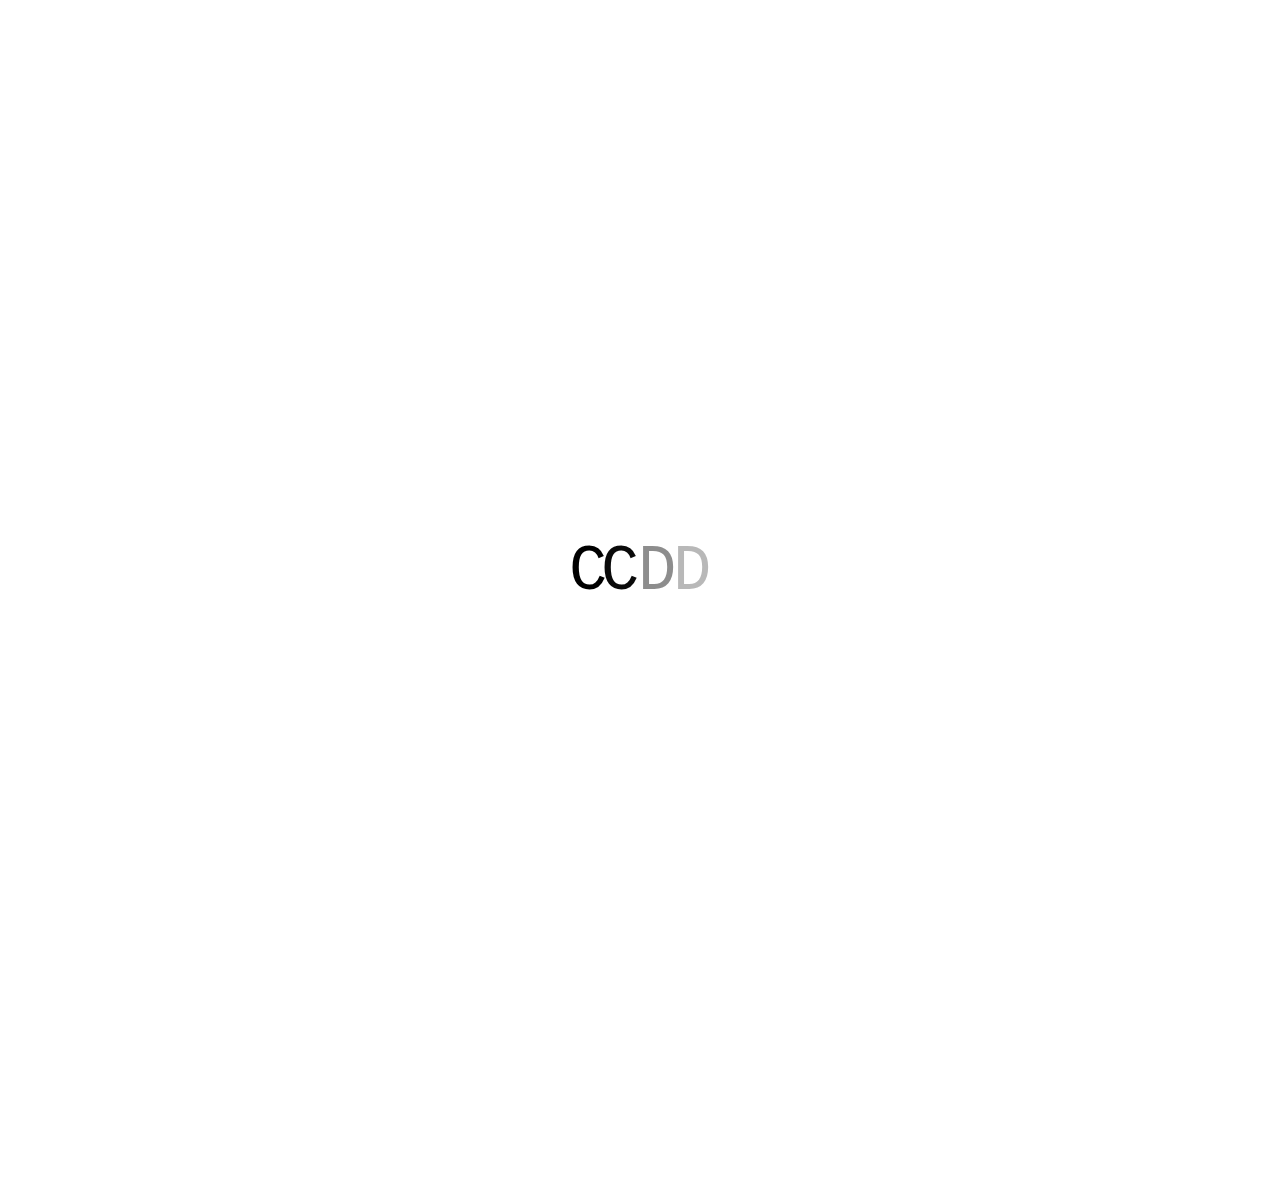
<file: demos/ccdd/default/index.html>
<!DOCTYPE html>
<html>
  <head>
	<meta http-equiv="Content-Type" content="text/html; charset=utf-8" />
	<meta http-equiv="X-UA-Compatible" content="chrome=1,IE=edge" />
	<title>Default</title>
	<style>
		html {
			height:100%;
		}
		body {
			background-color:#FFF;
			margin:0;
			height:100%;
		}
	</style>
	<!-- copy these lines to your document head: -->

	<meta name="viewport" content="user-scalable=yes, initial-scale=1.0, width=320" />

	<!-- end copy -->
  </head>
  <body>
	<!-- copy these lines to your document: -->

	<div id="default_hype_container" class="HYPE_document" style="margin:auto;position:relative;width:320px;height:568px;overflow:hidden;">
	</div>

	<!-- end copy -->
	<script type="text/javascript" charset="utf-8">
		//	HYPE.documents["Default"]

(function(){(function m(){function k(a,b,c,d){var e=!1;null==window[a]&&(null==window[b]?(window[b]=[],window[b].push(m),a=document.getElementsByTagName("head")[0],b=document.createElement("script"),e=l,false==!0&&(e=""),b.type="text/javascript",""!=d&&(b.integrity=d,b.setAttribute("crossorigin","anonymous")),b.src=e+"/"+c,a.appendChild(b)):window[b].push(m),e=!0);return e}var l="Default.hyperesources",f="Default",g="default_hype_container";if(false==
!1)try{for(var c=document.getElementsByTagName("script"),a=0;a<c.length;a++){var d=c[a].src,b=null!=d?d.indexOf("/default_hype_generated_script.js"):-1;if(-1!=b){l=d.substr(0,b);break}}}catch(p){}c=null==navigator.userAgentData&&navigator.userAgent.match(/MSIE (\d+\.\d+)/);c=parseFloat(c&&c[1])||null;d=!0==(null!=window.HYPE_762F||null!=window.HYPE_dtl_762F)||false==!0||null!=c&&10>c;a=!0==d?"HYPE-762.full.min.js":"HYPE-762.thin.min.js";c=!0==d?"F":"T";
d=d?"":"";if(false==!1&&(a=k("HYPE_762"+c,"HYPE_dtl_762"+c,a,d),false==!0&&(a=a||k("HYPE_w_762","HYPE_wdtl_762","HYPE-762.waypoints.min.js","")),false==!0&&(a=a||k("Matter","HYPE_pdtl_762","HYPE-762.physics.min.js","")),a))return;d=window.HYPE.documents;if(null!=d[f]){b=1;a=f;do f=""+a+"-"+b++;while(null!=d[f]);for(var e=
document.getElementsByTagName("div"),b=!1,a=0;a<e.length;a++)if(e[a].id==g&&null==e[a].getAttribute("HYP_dn")){var b=1,h=g;do g=""+h+"-"+b++;while(null!=document.getElementById(g));e[a].id=g;b=!0;break}if(!1==b)return}b=[];b=[];e={};h={};for(a=0;a<b.length;a++)try{h[b[a].identifier]=b[a].name,e[b[a].name]=eval("(function(){return "+b[a].source+"})();")}catch(n){window.console&&window.console.log(n),e[b[a].name]=function(){}}c=new window["HYPE_762"+c](f,g,{"3":{p:1,n:"briefcase-blank-sharp-regular.svg",g:"53",t:"image/svg+xml"},"1":{p:1,n:"bell-concierge-sharp-regular.svg",g:"47",t:"image/svg+xml"},"-2":{n:"blank.gif"},"-1":{n:"PIE.htc"},"2":{p:1,n:"message-middle-sharp-regular.svg",g:"49",t:"image/svg+xml"},"0":{p:1,n:"CCDD%20LOGO%20SHAPE.svg",g:"38",t:"image/svg+xml"}},
l,[],e,[{n:"MAIN",o:"24",X:[0,1,2,3]}],[{o:"31",p:"600px",cA:false,Y:320,Z:568,L:[],c:"#FFF",bY:1,d:320,U:{},T:{kTimelineDefaultIdentifier:{q:false,z:10,i:"kTimelineDefaultIdentifier",n:"Main Timeline",a:[{f:"c",y:0,z:0.15,i:"e",e:1,s:0,o:"122"},{f:"c",y:0,z:0.25,i:"e",e:1,s:0,o:"126"},{f:"c",y:0,z:1.16,i:"e",e:1,s:0,o:"130"},{f:"c",y:0,z:1.29,i:"e",e:1,s:0,o:"121"},{f:"c",y:0,z:2,i:"b",e:303,s:297,o:"123"},{f:"c",y:0,z:2,i:"a",e:67,s:-204,o:"123"},{y:0.15,i:"e",s:1,z:0,o:"122",f:"c"},{y:0.25,i:"e",s:1,z:0,o:"126",f:"c"},{f:"c",y:1,z:1,i:"e",e:1,s:0,o:"132"},{f:"c",y:1.14,z:0.16,i:"e",e:1,s:0,o:"123"},{y:1.16,i:"e",s:1,z:0,o:"130",f:"c"},{y:1.29,i:"e",s:1,z:0,o:"121",f:"c"},{f:"c",y:2,z:0.15,i:"e",e:1,s:0,o:"125"},{y:2,i:"b",s:303,z:0,o:"123",f:"c"},{y:2,i:"a",s:67,z:0,o:"123",f:"c"},{y:2,i:"e",s:1,z:0,o:"123",f:"c"},{y:2,i:"e",s:1,z:0,o:"132",f:"c"},{f:"c",y:2.15,z:0.15,i:"e",e:1,s:0,o:"128"},{y:2.15,i:"e",s:1,z:0,o:"125",f:"c"},{f:"c",y:3,z:0.15,i:"e",e:1,s:0,o:"127"},{y:3,i:"e",s:1,z:0,o:"128",f:"c"},{f:"c",y:3.15,z:0.15,i:"e",e:1,s:0,o:"131"},{y:3.15,i:"e",s:1,z:0,o:"127",f:"c"},{f:"c",y:4,z:0.15,i:"e",e:1,s:0,o:"124"},{y:4,i:"e",s:1,z:0,o:"131",f:"c"},{f:"c",y:4.15,z:0.15,i:"e",e:1,s:0,o:"129"},{y:4.15,i:"e",s:1,z:0,o:"124",f:"c"},{y:5,i:"e",s:1,z:0,o:"129",f:"c"},{f:"c",p:2,y:10,z:0,i:"ActionHandler",s:{a:[{b:"kTimelineDefaultIdentifier",p:8,z:false,symbolOid:"25",J:false}]},o:"kTimelineDefaultIdentifier"}],f:30,b:[]}},bZ:180,O:["132","122","126","130","121","123","127","125","128","129","131","124"],n:"iPhone","_":0,v:{"128":{h:"53",p:"no-repeat",x:"visible",a:146,dB:"img",q:"100% 100%",j:"absolute",r:"inline",z:8,b:446,aA:{a:[{p:5,j:"https://portfolio.chrisconnelly.dev",k:true}]},d:28,k:"div",c:28,e:0,aP:"pointer"},"123":{aV:8,w:"chrisConnellyDotDev",a:-204,x:"visible",Z:"break-word",y:"preserve",j:"absolute",r:"inline",b:297,yy:"nowrap",s:"Courier,'Courier New',Monospace",z:5,aS:8,t:16,e:0,aT:8,aU:8,G:"#000",k:"div"},"126":{aV:8,w:"C<br>",a:112,x:"visible",Z:"break-word",y:"preserve",j:"absolute",r:"inline",b:231,yy:"nowrap",s:"Courier,'Courier New',Monospace",z:2,aS:8,t:64,e:0,aT:8,aU:8,G:"#000",k:"div"},"121":{aV:8,w:"D<br>",a:183,x:"visible",Z:"break-word",y:"preserve",j:"absolute",r:"inline",b:231,yy:"nowrap",s:"Courier,'Courier New',Monospace",z:4,aS:8,t:64,e:0,aT:8,aU:8,G:"#000",k:"div"},"132":{h:"38",p:"no-repeat",x:"visible",a:74,dB:"img",q:"100% 100%",j:"absolute",r:"inline",z:6,b:32,k:"div",d:164,c:172,e:0},"129":{aV:8,w:"CONTACT",a:231,x:"visible",Z:"break-word",y:"preserve",j:"absolute",r:"inline",b:474,yy:"nowrap",s:"Helvetica,Arial,Sans-Serif",z:12,aS:8,t:11,e:0,aT:8,aU:8,G:"#000",k:"div"},"124":{aV:8,w:"PORTFOLIO",a:120,x:"visible",Z:"break-word",y:"preserve",j:"absolute",r:"inline",b:475,yy:"nowrap",s:"Helvetica,Arial,Sans-Serif",z:11,aS:8,t:11,e:0,aT:8,aU:8,G:"#000",k:"div"},"130":{aV:8,w:"D<br>",a:149,x:"visible",Z:"break-word",y:"preserve",j:"absolute",r:"inline",b:231,yy:"nowrap",s:"Courier,'Courier New',Monospace",z:3,aS:8,t:64,e:0,aT:8,aU:8,G:"#000",k:"div"},"127":{h:"49",p:"no-repeat",x:"visible",a:251,dB:"img",q:"100% 100%",j:"absolute",r:"inline",z:9,b:444,aA:{a:[{p:5,j:"https://forms.bass-daddy.com/form/frcv92c4hvf/",k:true}]},d:30,k:"div",c:30,e:0,aP:"pointer"},"122":{aV:8,w:"C<br>",a:79,x:"visible",Z:"break-word",y:"preserve",j:"absolute",r:"inline",b:231,yy:"nowrap",s:"Courier,'Courier New',Monospace",z:1,aS:8,t:64,e:0,aT:8,aU:8,G:"#000",k:"div"},"125":{h:"47",p:"no-repeat",x:"visible",a:40,dB:"img",q:"100% 100%",j:"absolute",r:"inline",z:7,b:446,aA:{a:[{p:5,j:"https://chrisconnelly.dev/services.html",k:true}]},d:30,k:"div",c:30,e:0,aP:"pointer"},"131":{aV:8,w:"SERVICES",a:19,x:"visible",Z:"break-word",y:"preserve",j:"absolute",r:"inline",b:476,yy:"nowrap",s:"Helvetica,Arial,Sans-Serif",z:10,aS:8,t:11,e:0,aT:8,aU:8,G:"#000",k:"div"}}},{o:"75",p:"600px",cA:false,Y:768,Z:1024,L:[],c:"#FFF",bY:1,d:768,U:{},T:{kTimelineDefaultIdentifier:{q:false,z:10,i:"kTimelineDefaultIdentifier",n:"Main Timeline",a:[{f:"c",y:0,z:0.15,i:"e",e:1,s:0,o:"136"},{f:"c",y:0,z:2,i:"b",e:527,s:521,o:"139"},{f:"c",y:0,z:2,i:"a",e:284,s:13,o:"139"},{f:"c",y:0,z:0.25,i:"e",e:1,s:0,o:"134"},{f:"c",y:0,z:1.16,i:"e",e:1,s:0,o:"142"},{f:"c",y:0,z:1.29,i:"e",e:1,s:0,o:"133"},{y:0.15,i:"e",s:1,z:0,o:"136",f:"c"},{y:0.25,i:"e",s:1,z:0,o:"134",f:"c"},{f:"c",y:1,z:1,i:"e",e:1,s:0,o:"135"},{f:"c",y:1.14,z:0.16,i:"e",e:1,s:0,o:"139"},{y:1.16,i:"e",s:1,z:0,o:"142",f:"c"},{y:1.29,i:"e",s:1,z:0,o:"133",f:"c"},{y:2,i:"b",s:527,z:0,o:"139",f:"c"},{y:2,i:"a",s:284,z:0,o:"139",f:"c"},{f:"c",y:2,z:0.15,i:"e",e:1,s:0,o:"144"},{y:2,i:"e",s:1,z:0,o:"139",f:"c"},{y:2,i:"e",s:1,z:0,o:"135",f:"c"},{f:"c",y:2.15,z:0.15,i:"e",e:1,s:0,o:"137"},{y:2.15,i:"e",s:1,z:0,o:"144",f:"c"},{f:"c",y:3,z:0.15,i:"e",e:1,s:0,o:"138"},{y:3,i:"e",s:1,z:0,o:"137",f:"c"},{f:"c",y:3.15,z:0.15,i:"e",e:1,s:0,o:"143"},{y:3.15,i:"e",s:1,z:0,o:"138",f:"c"},{f:"c",y:4,z:0.15,i:"e",e:1,s:0,o:"141"},{y:4,i:"e",s:1,z:0,o:"143",f:"c"},{f:"c",y:4.15,z:0.15,i:"e",e:1,s:0,o:"140"},{y:4.15,i:"e",s:1,z:0,o:"141",f:"c"},{y:5,i:"e",s:1,z:0,o:"140",f:"c"},{f:"c",p:2,y:10,z:0,i:"ActionHandler",s:{a:[{b:"kTimelineDefaultIdentifier",p:8,z:false,symbolOid:"25",J:false}]},o:"kTimelineDefaultIdentifier"}],f:30,b:[]}},bZ:180,O:["135","136","134","142","133","139","144","137","138","143","141","140"],n:"iPad Portrait","_":1,v:{"139":{aV:8,w:"chrisConnellyDotDev",a:13,x:"visible",Z:"break-word",y:"preserve",j:"absolute",r:"inline",b:521,yy:"nowrap",s:"Courier,'Courier New',Monospace",z:5,aS:8,t:16,e:0,aT:8,aU:8,G:"#000",k:"div"},"134":{aU:8,G:"#000",c:40,aV:8,r:"inline",d:74,e:0,s:"Courier,'Courier New',Monospace",t:64,Z:"break-word",w:"C<br>",j:"absolute",x:"visible",k:"div",y:"preserve",z:2,aS:8,aT:8,a:328,b:428},"140":{aV:8,w:"CONTACT",a:536,x:"visible",Z:"break-word",y:"preserve",j:"absolute",r:"inline",b:909,yy:"nowrap",s:"Helvetica,Arial,Sans-Serif",z:12,aS:8,t:11,e:0,aT:8,aU:8,G:"#000",k:"div"},"137":{h:"53",p:"no-repeat",x:"visible",a:371,dB:"img",q:"100% 100%",j:"absolute",r:"inline",z:8,b:852,k:"div",d:57,c:56,e:0},"143":{aV:8,w:"SERVICES",a:162,x:"visible",Z:"break-word",y:"preserve",j:"absolute",r:"inline",b:909,yy:"nowrap",s:"Helvetica,Arial,Sans-Serif",z:10,aS:8,t:11,e:0,aT:8,aU:8,G:"#000",k:"div"},"135":{h:"38",p:"no-repeat",x:"visible",a:240,dB:"img",q:"100% 100%",j:"absolute",r:"inline",z:6,b:132,k:"div",d:192,c:262,e:0},"141":{aV:8,w:"PORTFOLIO",a:359,x:"visible",Z:"break-word",y:"preserve",j:"absolute",r:"inline",b:909,yy:"nowrap",s:"Helvetica,Arial,Sans-Serif",z:11,aS:8,t:11,e:0,aT:8,aU:8,G:"#000",k:"div"},"138":{h:"49",p:"no-repeat",x:"visible",a:543,dB:"img",q:"100% 100%",j:"absolute",r:"inline",z:9,b:852,k:"div",d:57,c:56,e:0},"144":{h:"47",p:"no-repeat",x:"visible",a:165,dB:"img",q:"100% 100%",j:"absolute",r:"inline",z:7,b:852,k:"div",d:57,c:69,e:0},"133":{aU:8,G:"#000",c:39,aV:8,r:"inline",d:74,e:0,s:"Courier,'Courier New',Monospace",t:64,Z:"break-word",w:"D<br>",j:"absolute",x:"visible",k:"div",y:"preserve",z:4,aS:8,aT:8,a:400,b:428},"136":{aU:8,G:"#000",c:39,aV:8,r:"inline",d:74,e:0,s:"Courier,'Courier New',Monospace",t:64,Z:"break-word",w:"C<br>",j:"absolute",x:"visible",k:"div",y:"preserve",z:1,aS:8,aT:8,a:294,b:428},"142":{aU:8,G:"#000",c:40,aV:8,r:"inline",d:74,e:0,s:"Courier,'Courier New',Monospace",t:64,Z:"break-word",w:"D<br>",j:"absolute",x:"visible",k:"div",y:"preserve",z:3,aS:8,aT:8,a:365,b:428}}},{o:"101",p:"600px",cA:false,Y:1024,Z:768,L:[],c:"#FFF",bY:1,d:1024,U:{},T:{kTimelineDefaultIdentifier:{q:false,z:10,i:"kTimelineDefaultIdentifier",n:"Main Timeline",a:[{f:"c",y:0,z:0.15,i:"e",e:1,s:0,o:"149"},{f:"c",y:0,z:2,i:"b",e:419,s:413,o:"153"},{f:"c",y:0,z:2,i:"a",e:422,s:151,o:"153"},{f:"c",y:0,z:0.25,i:"e",e:1,s:0,o:"155"},{f:"c",y:0,z:1.16,i:"e",e:1,s:0,o:"151"},{f:"c",y:0,z:1.29,i:"e",e:1,s:0,o:"156"},{y:0.15,i:"e",s:1,z:0,o:"149",f:"c"},{y:0.25,i:"e",s:1,z:0,o:"155",f:"c"},{f:"c",y:1,z:1,i:"e",e:1,s:0,o:"150"},{f:"c",y:1.14,z:0.16,i:"e",e:1,s:0,o:"153"},{y:1.16,i:"e",s:1,z:0,o:"151",f:"c"},{y:1.29,i:"e",s:1,z:0,o:"156",f:"c"},{y:2,i:"b",s:419,z:0,o:"153",f:"c"},{y:2,i:"a",s:422,z:0,o:"153",f:"c"},{f:"c",y:2,z:0.15,i:"e",e:1,s:0,o:"152"},{y:2,i:"e",s:1,z:0,o:"153",f:"c"},{y:2,i:"e",s:1,z:0,o:"150",f:"c"},{f:"c",y:2.15,z:0.15,i:"e",e:1,s:0,o:"145"},{y:2.15,i:"e",s:1,z:0,o:"152",f:"c"},{f:"c",y:3,z:0.15,i:"e",e:1,s:0,o:"154"},{y:3,i:"e",s:1,z:0,o:"145",f:"c"},{f:"c",y:3.15,z:0.15,i:"e",e:1,s:0,o:"146"},{y:3.15,i:"e",s:1,z:0,o:"154",f:"c"},{f:"c",y:4,z:0.15,i:"e",e:1,s:0,o:"148"},{y:4,i:"e",s:1,z:0,o:"146",f:"c"},{f:"c",y:4.15,z:0.15,i:"e",e:1,s:0,o:"147"},{y:4.15,i:"e",s:1,z:0,o:"148",f:"c"},{y:5,i:"e",s:1,z:0,o:"147",f:"c"},{f:"c",p:2,y:10,z:0,i:"ActionHandler",s:{a:[{b:"kTimelineDefaultIdentifier",p:8,z:false,symbolOid:"25",J:false}]},o:"kTimelineDefaultIdentifier"}],f:30,b:[]}},bZ:180,O:["150","149","155","151","156","153","145","154","152","146","148","147"],n:"iPad Landscape","_":2,v:{"156":{aU:8,G:"#000",c:39,aV:8,r:"inline",d:74,e:0,s:"Courier,'Courier New',Monospace",t:64,Z:"break-word",w:"D<br>",j:"absolute",x:"visible",k:"div",y:"preserve",z:4,aS:8,aT:8,a:537,b:339},"151":{aU:8,G:"#000",c:40,aV:8,r:"inline",d:74,e:0,s:"Courier,'Courier New',Monospace",t:64,Z:"break-word",w:"D<br>",j:"absolute",x:"visible",k:"div",y:"preserve",z:3,aS:8,aT:8,a:503,b:339},"145":{h:"53",p:"no-repeat",x:"visible",a:487,dB:"img",q:"100% 100%",j:"absolute",r:"inline",z:8,b:551,k:"div",d:69,c:79,e:0},"148":{aV:8,w:"PORTFOLIO",a:487,x:"visible",Z:"break-word",y:"preserve",j:"absolute",r:"inline",b:620,yy:"nowrap",s:"Helvetica,Arial,Sans-Serif",z:11,aS:8,t:11,e:0,aT:8,aU:8,G:"#000",k:"div"},"154":{h:"49",p:"no-repeat",x:"visible",a:827,dB:"img",q:"100% 100%",j:"absolute",r:"inline",z:9,b:551,k:"div",d:69,c:72,e:0},"146":{aV:8,w:"SERVICES",a:179,x:"visible",Z:"break-word",y:"preserve",j:"absolute",r:"inline",b:620,yy:"nowrap",s:"Helvetica,Arial,Sans-Serif",z:10,aS:8,t:11,e:0,aT:8,aU:8,G:"#000",k:"div"},"152":{h:"47",p:"no-repeat",x:"visible",a:170,dB:"img",q:"100% 100%",j:"absolute",r:"inline",z:7,b:556,k:"div",d:64,c:90,e:0},"149":{aU:8,G:"#000",c:39,aV:8,r:"inline",d:74,e:0,s:"Courier,'Courier New',Monospace",t:64,Z:"break-word",w:"C<br>",j:"absolute",x:"visible",k:"div",y:"preserve",z:1,aS:8,aT:8,a:434,b:339},"150":{h:"38",p:"no-repeat",x:"visible",a:348,dB:"img",q:"100% 100%",j:"absolute",r:"inline",z:6,b:40,k:"div",d:289,c:328,e:0},"155":{aU:8,G:"#000",c:40,aV:8,r:"inline",d:74,e:0,s:"Courier,'Courier New',Monospace",t:64,Z:"break-word",w:"C<br>",j:"absolute",x:"visible",k:"div",y:"preserve",z:2,aS:8,aT:8,a:466,b:339},"147":{aV:8,w:"CONTACT",a:830,x:"visible",Z:"break-word",y:"preserve",j:"absolute",r:"inline",b:620,yy:"nowrap",s:"Helvetica,Arial,Sans-Serif",z:12,aS:8,t:11,e:0,aT:8,aU:8,G:"#000",k:"div"},"153":{aV:8,w:"chrisConnellyDotDev",a:151,x:"visible",Z:"break-word",y:"preserve",j:"absolute",r:"inline",b:413,yy:"nowrap",s:"Courier,'Courier New',Monospace",z:5,aS:8,t:16,e:0,aT:8,aU:8,G:"#000",k:"div"}}},{o:"115",p:"600px",cA:false,Y:1200,Z:1200,L:[],c:"#FFF",bY:1,d:1200,U:{},T:{kTimelineDefaultIdentifier:{q:false,z:10,i:"kTimelineDefaultIdentifier",n:"Main Timeline",a:[{f:"c",y:0,z:0.15,i:"e",e:1,s:0,o:"164"},{f:"c",y:0,z:2,i:"b",e:611,s:605,o:"167"},{f:"c",y:0,z:2,i:"a",e:509,s:238,o:"167"},{f:"c",y:0,z:0.25,i:"e",e:1,s:0,o:"165"},{f:"c",y:0,z:1.16,i:"e",e:1,s:0,o:"161"},{f:"c",y:0,z:1.29,i:"e",e:1,s:0,o:"157"},{y:0.15,i:"e",s:1,z:0,o:"164",f:"c"},{y:0.25,i:"e",s:1,z:0,o:"165",f:"c"},{f:"c",y:1,z:1,i:"e",e:1,s:0,o:"168"},{f:"c",y:1.14,z:0.16,i:"e",e:1,s:0,o:"167"},{y:1.16,i:"e",s:1,z:0,o:"161",f:"c"},{y:1.29,i:"e",s:1,z:0,o:"157",f:"c"},{y:2,i:"b",s:611,z:0,o:"167",f:"c"},{y:2,i:"a",s:509,z:0,o:"167",f:"c"},{f:"c",y:2,z:0.15,i:"e",e:1,s:0,o:"163"},{y:2,i:"e",s:1,z:0,o:"167",f:"c"},{y:2,i:"e",s:1,z:0,o:"168",f:"c"},{f:"c",y:2.15,z:0.15,i:"e",e:1,s:0,o:"158"},{y:2.15,i:"e",s:1,z:0,o:"163",f:"c"},{f:"c",y:3,z:0.15,i:"e",e:1,s:0,o:"159"},{y:3,i:"e",s:1,z:0,o:"158",f:"c"},{f:"c",y:3.15,z:0.15,i:"e",e:1,s:0,o:"162"},{y:3.15,i:"e",s:1,z:0,o:"159",f:"c"},{f:"c",y:4,z:0.15,i:"e",e:1,s:0,o:"160"},{y:4,i:"e",s:1,z:0,o:"162",f:"c"},{f:"c",y:4.15,z:0.15,i:"e",e:1,s:0,o:"166"},{y:4.15,i:"e",s:1,z:0,o:"160",f:"c"},{y:5,i:"e",s:1,z:0,o:"166",f:"c"},{f:"c",p:2,y:10,z:0,i:"ActionHandler",s:{a:[{b:"kTimelineDefaultIdentifier",p:8,z:false,symbolOid:"25",J:false}]},o:"kTimelineDefaultIdentifier"}],f:30,b:[]}},bZ:180,O:["168","164","165","161","157","167","163","158","159","162","160","166"],n:"Desktop","_":3,v:{"162":{aV:8,w:"SERVICES",a:100,x:"visible",Z:"break-word",y:"preserve",j:"absolute",r:"inline",b:891,yy:"nowrap",s:"Helvetica,Arial,Sans-Serif",z:10,aS:8,t:36,e:0,aT:8,aU:8,G:"#000",k:"div"},"159":{h:"49",p:"no-repeat",x:"visible",a:933,dB:"img",q:"100% 100%",j:"absolute",r:"inline",z:9,b:804,k:"div",d:87,c:87,e:0},"160":{aV:8,w:"PORTFOLIO",a:498,x:"visible",Z:"break-word",y:"preserve",j:"absolute",r:"inline",b:891,yy:"nowrap",s:"Helvetica,Arial,Sans-Serif",z:11,aS:8,t:36,e:0,aT:8,aU:8,G:"#000",k:"div"},"165":{aU:8,G:"#000",c:40,aV:8,r:"inline",d:74,e:0,s:"Courier,'Courier New',Monospace",t:64,Z:"break-word",w:"C<br>",j:"absolute",x:"visible",k:"div",y:"preserve",z:2,aS:8,aT:8,a:553,b:528},"168":{h:"38",p:"no-repeat",x:"visible",a:348,dB:"img",q:"100% 100%",j:"absolute",r:"inline",z:6,b:66,k:"div",d:372,c:504,e:0},"157":{aU:8,G:"#000",c:39,aV:8,r:"inline",d:74,e:0,s:"Courier,'Courier New',Monospace",t:64,Z:"break-word",w:"D<br>",j:"absolute",x:"visible",k:"div",y:"preserve",z:4,aS:8,aT:8,a:625,b:528},"163":{h:"47",p:"no-repeat",x:"visible",a:129,dB:"img",q:"100% 100%",j:"absolute",r:"inline",z:7,b:794,k:"div",d:97,c:140,e:0},"166":{aV:8,w:"CONTACT",a:883,x:"visible",Z:"break-word",y:"preserve",j:"absolute",r:"inline",b:891,yy:"nowrap",s:"Helvetica,Arial,Sans-Serif",z:12,aS:8,t:36,e:0,aT:8,aU:8,G:"#000",k:"div"},"161":{aU:8,G:"#000",c:40,aV:8,r:"inline",d:74,e:0,s:"Courier,'Courier New',Monospace",t:64,Z:"break-word",w:"D<br>",j:"absolute",x:"visible",k:"div",y:"preserve",z:3,aS:8,aT:8,a:590,b:528},"164":{aU:8,G:"#000",c:39,aV:8,r:"inline",d:74,e:0,s:"Courier,'Courier New',Monospace",t:64,Z:"break-word",w:"C<br>",j:"absolute",x:"visible",k:"div",y:"preserve",z:1,aS:8,aT:8,a:521,b:528},"158":{h:"53",p:"no-repeat",x:"visible",a:566,dB:"img",q:"100% 100%",j:"absolute",r:"inline",z:8,b:799,k:"div",d:87,c:87,e:0},"167":{aV:8,w:"chrisConnellyDotDev",a:238,x:"visible",Z:"break-word",y:"preserve",j:"absolute",r:"inline",b:605,yy:"nowrap",s:"Courier,'Courier New',Monospace",z:5,aS:8,t:16,e:0,aT:8,aU:8,G:"#000",k:"div"}}}],{},h,{},null,false,true,-1,true,true,false,true,true);d[f]=c.API;document.getElementById(g).setAttribute("HYP_dn",f);c.z_o(this.body)})();})();

	</script>
	


	<!-- text content for search engines: -->

	<div style="display:none" aria-hidden=true>

		<div>D
</div>
		<div>C
</div>
		<div>chrisConnellyDotDev</div>
		<div>PORTFOLIO</div>
		<div>CONTACT</div>
		<div>SERVICES</div>

	</div>

	<!-- end text content: -->

  </body>
</html>
</file>
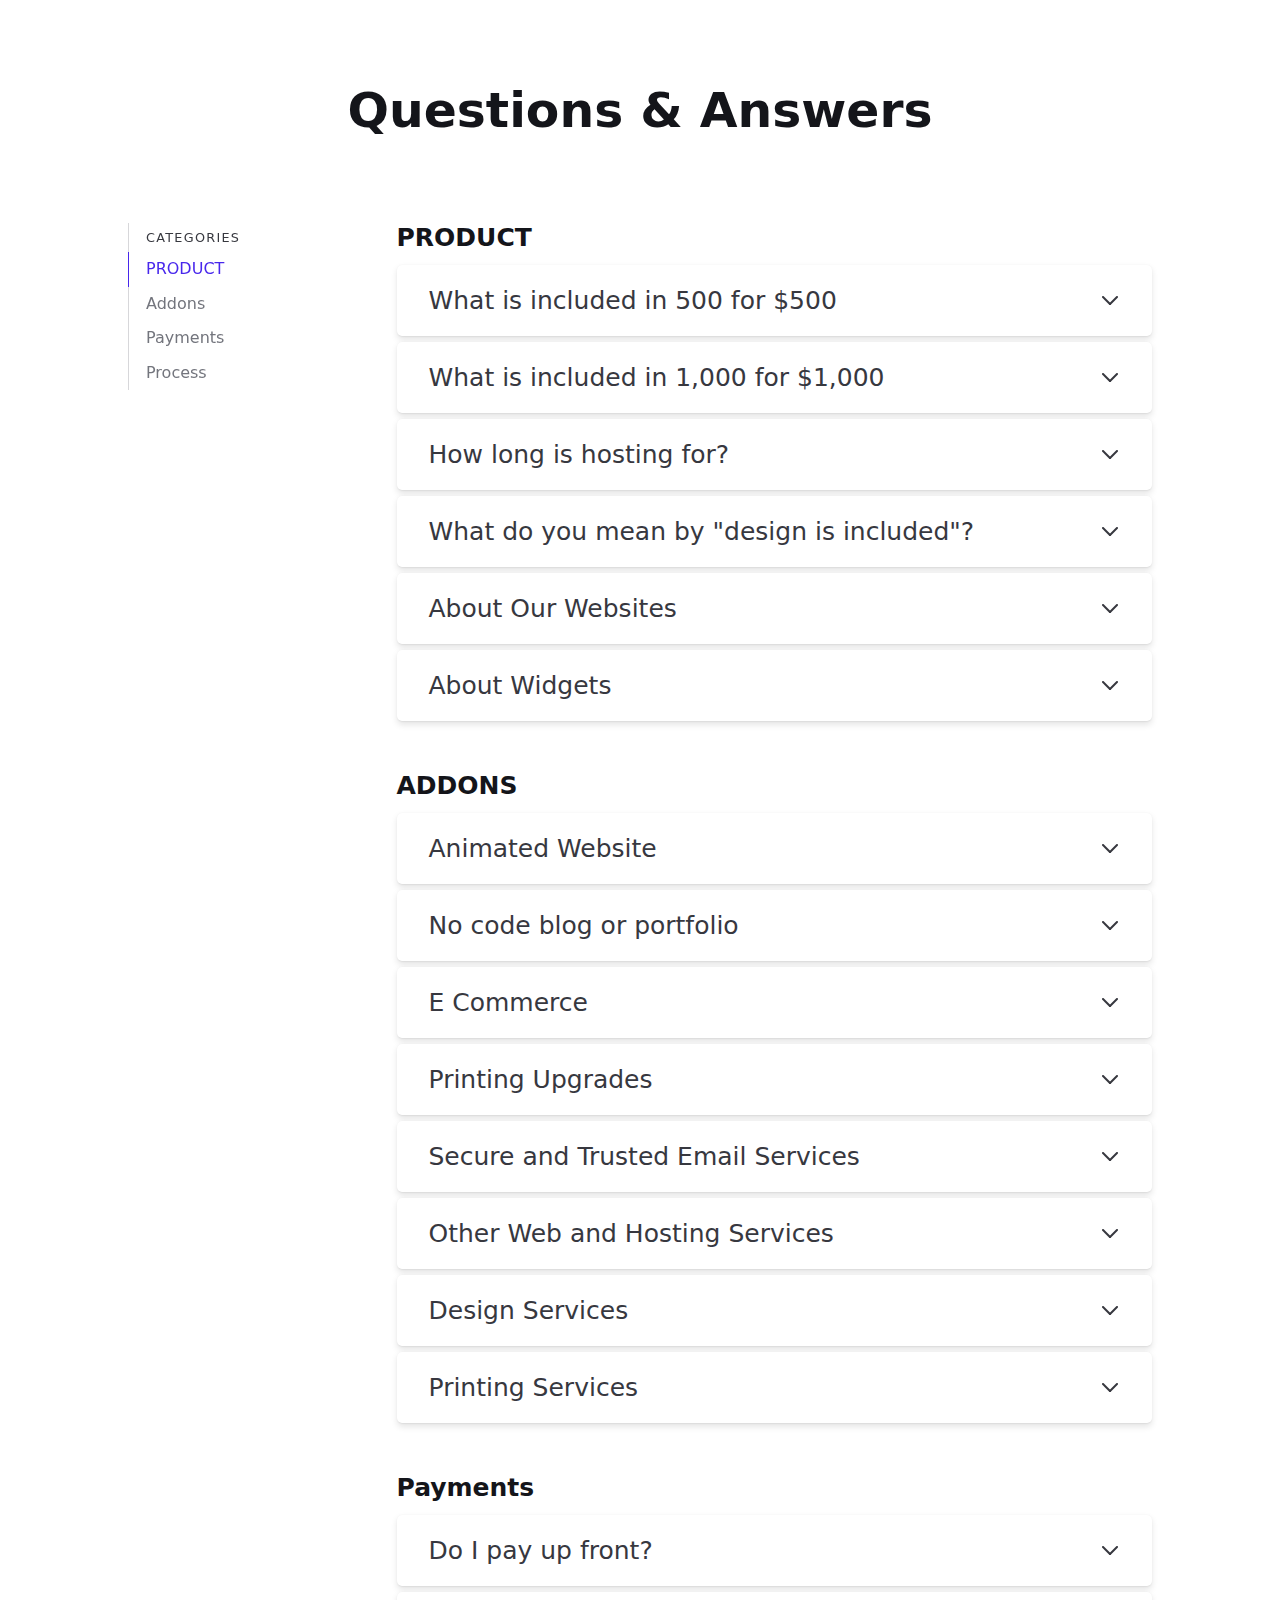
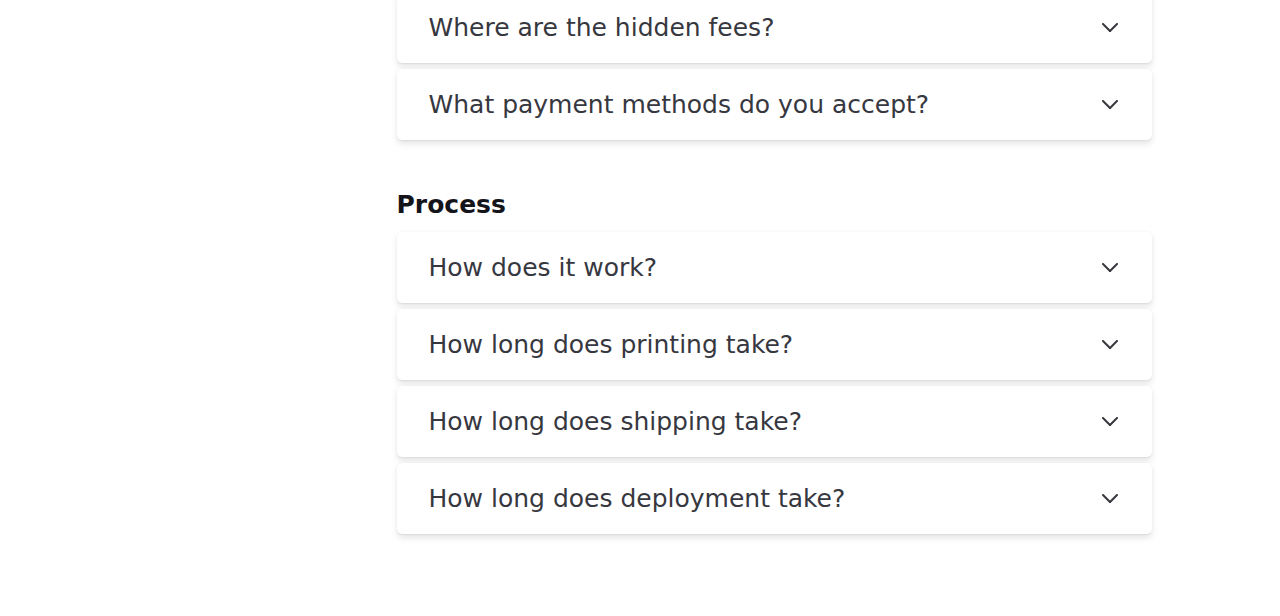
<file: faq.html>
<!doctype html>
<html lang="en">
   <head>
      <meta charset="UTF-8">
      <meta name="viewport" content="width=device-width, initial-scale=1">
      <link rel="preconnect" href="https://fonts.googleapis.com">
      <link rel="preconnect" href="https://fonts.gstatic.com" crossorigin="">
      <link href="https://fonts.googleapis.com/css2?family=Inter:wght@300;400;500;600;700&display=swap" rel="stylesheet">
      <link href="css/style.css" rel="stylesheet">
      <title>Get Started</title>
   </head>
   <body>
      <section class="fk1-position-relative fk1-z-index-1 fk1-padding-y-xl">
         <div class="fk1-container fk1-max-width-adaptive-md">
            <div class="fk1-margin-bottom-xl">
               <h1 class="fk1-text-center">Questions &amp; Answers</h1>
            </div>
            <div class="fk1-grid fk1-gap-y-lg fk1-gap-lg@md">
               <div class="fk1-col-3@md">
                  <div class="toc toc--static@md fk1-position-sticky@md js-toc">
                     <button class="toc__control fk1-padding-sm  js-tab-focus js-toc__control" aria-controls="toc">
                        <span class="toc__control-text">
                        <i class="js-toc__control-label">Categories <span class="fk1-sr-only">- press button to select a category.</span></i>
                        <i aria-hidden="true">Select</i>
                        </span>
                        <svg class="toc__icon-arrow fk1-icon fk1-icon--xs fk1-margin-left-3xs " viewBox="0 0 16 16" aria-hidden="true">
                           <g class="icon__group" fill="none" stroke="currentColor" stroke-linecap="round" stroke-linejoin="round" stroke-width="2">
                              <path d="M3 3l10 10"></path>
                              <path d="M13 3L3 13"></path>
                           </g>
                        </svg>
                     </button>
                     <nav class="toc__nav">
                        <ul class="toc__list js-toc__list">
                           <li class="toc__label" tabindex="0">Categories</li>
                           <li><a class="toc__link js-smooth-scroll" href="#product">PRODUCT</a></li>
                           <li><a class="toc__link js-smooth-scroll" href="#addons">Addons</a></li>
                           <li><a class="toc__link js-smooth-scroll" href="#payments">Payments</a></li>
                           <li><a class="toc__link js-smooth-scroll" href="#process">Process</a></li>
                        </ul>
                     </nav>
                  </div>
               </div>
               <div class="toc-content js-toc-content fk1-col-9@md">
                  <div class="fk1-grid fk1-gap-y-lg">
                     <div>
                        <h2 id="product" class="fk1-text-md fk1-margin-bottom-xs">PRODUCT</h2>
                        <ul class="accordion-v2 fk1-flex fk1-flex-column fk1-gap-3xs js-accordion" data-animation="on" data-multi-items="on" data-version="v2">
                           <li class="accordion-v2__item  js-accordion__item">
                              <button class="accordion-v2__header fk1-padding-y-sm fk1-padding-x-md js-tab-focus" type="button">
                                 <span class="fk1-text-md">What is included in 500 for $500</span>
                                 <svg class="fk1-icon accordion-v2__icon-arrow " viewBox="0 0 20 20">
                                    <g class="icon__group" fill="none" stroke="currentColor" stroke-linecap="round" stroke-linejoin="round">
                                       <line x1="3" y1="3" x2="17" y2="17" />
                                       <line x1="17" y1="3" x2="3" y2="17" />
                                    </g>
                                 </svg>
                              </button>
                              <div class="accordion-v2__panel fk1-padding-top-3xs fk1-padding-x-md fk1-padding-bottom-md js-accordion__panel">
                                 <div class="fk1-text-component fk1-line-height-lg">
                                    <p>500 for $500 includes:</p>
                                    <ul>
                                       <li>Design, print and ship 500 regular business cards with preprogrammed NFC chips</li>
                                       <li>Design, build and, host 1-2 page website</li>
                                       <li>set up to 3 preprogrammed standard widgets for NFC card</li>
                                       <li>Card refills are $50 for 500 cards</li>
                                       <li>Set up and/or link your Google Business Page</li>
                                       <li>Set up and/or link your Google Analytics</li>
                                    </ul>
                                    <p>Our packages are set up so you dont have to worry. We take care of everything. Design (pending your approval), printing, shipping, hosting.<br><br> WHATS NOT INCLUDED: The only thing not included is purchasing a domain name. The reason for this is that some business owners may own a domain name already. If you don't, no worries we have great pricing on domain names as little as $10/Year.</p>
                                 </div>
                              </div>
                           </li>
                           <li class="accordion-v2__item  js-accordion__item">
                              <button class="accordion-v2__header fk1-padding-y-sm fk1-padding-x-md js-tab-focus" type="button">
                                 <span class="fk1-text-md">What is included in 1,000 for $1,000</span>
                                 <svg class="fk1-icon accordion-v2__icon-arrow " viewBox="0 0 20 20">
                                    <g class="icon__group" fill="none" stroke="currentColor" stroke-linecap="round" stroke-linejoin="round">
                                       <line x1="3" y1="3" x2="17" y2="17" />
                                       <line x1="17" y1="3" x2="3" y2="17" />
                                    </g>
                                 </svg>
                              </button>
                              <div class="accordion-v2__panel fk1-padding-top-3xs fk1-padding-x-md fk1-padding-bottom-md js-accordion__panel">
                                 <div class="fk1-text-component fk1-line-height-lg">
                                    <p>1,000 for $1,000 includes:</p>
                                    <ul>
                                       <li>Design, print and ship 1,000 regular business cards with preprogrammed NFC chips</li>
                                       <li>Design, build and, host 2-3 page website</li>
                                       <li>set up to 5 preprogrammed standard widgets for NFC card</li>
                                       <li>Card refills are $75 for 1,000 cards</li>
                                       <li>Set up and/or link your Google Business Page</li>
                                       <li>Set up and/or link your Google Analytics</li>
                                    </ul>
                                    <p>Our packages are set up so you dont have to worry. We take care of everything. Design (pending your approval), printing, shipping, hosting.<br><br> WHATS NOT INCLUDED: The only thing not included is purchasing a domain name. The reason for this is that some business owners may own a domain name already. If you don't, no worries we have great pricing on domain names as little as $10/Year.</p>
                                 </div>
                              </div>
                           </li>
                           <li class="accordion-v2__item  js-accordion__item">
                              <button class="accordion-v2__header fk1-padding-y-sm fk1-padding-x-md js-tab-focus" type="button">
                                 <span class="fk1-text-md">How long is hosting for?</span>
                                 <svg class="fk1-icon accordion-v2__icon-arrow " viewBox="0 0 20 20">
                                    <g class="icon__group" fill="none" stroke="currentColor" stroke-linecap="round" stroke-linejoin="round">
                                       <line x1="3" y1="3" x2="17" y2="17" />
                                       <line x1="17" y1="3" x2="3" y2="17" />
                                    </g>
                                 </svg>
                              </button>
                              <div class="accordion-v2__panel fk1-padding-top-3xs fk1-padding-x-md fk1-padding-bottom-md js-accordion__panel">
                                 <div class="fk1-text-component fk1-line-height-lg">
                                    <p>Because we use a method called JAMstack to design and host our websites, hosting is included in the initial cost forever.That's right.... forever! Unless you tell us otherwise your site will be working on your domain forever.</p>
                                 </div>
                              </div>
                           </li>
                           <li class="accordion-v2__item  js-accordion__item">
                              <button class="accordion-v2__header fk1-padding-y-sm fk1-padding-x-md js-tab-focus" type="button">
                                 <span class="fk1-text-md">What do you mean by "design is included"?</span>
                                 <svg class="fk1-icon accordion-v2__icon-arrow " viewBox="0 0 20 20">
                                    <g class="icon__group" fill="none" stroke="currentColor" stroke-linecap="round" stroke-linejoin="round">
                                       <line x1="3" y1="3" x2="17" y2="17" />
                                       <line x1="17" y1="3" x2="3" y2="17" />
                                    </g>
                                 </svg>
                              </button>
                              <div class="accordion-v2__panel fk1-padding-top-3xs fk1-padding-x-md fk1-padding-bottom-md js-accordion__panel">
                                 <div class="fk1-text-component fk1-line-height-lg">
                                    <p>We handle designing your business cards and websites top to bottom. Of course you will receive proofs and nothing is finalized until you approve i and we use your companies logo and brand colours.</p>
                                 </div>
                              </div>
                           </li>
                           <li class="accordion-v2__item  js-accordion__item">
                              <button class="accordion-v2__header fk1-padding-y-sm fk1-padding-x-md js-tab-focus" type="button">
                                 <span class="fk1-text-md">About Our Websites</span>
                                 <svg class="fk1-icon accordion-v2__icon-arrow " viewBox="0 0 20 20">
                                    <g class="icon__group" fill="none" stroke="currentColor" stroke-linecap="round" stroke-linejoin="round">
                                       <line x1="3" y1="3" x2="17" y2="17" />
                                       <line x1="17" y1="3" x2="3" y2="17" />
                                    </g>
                                 </svg>
                              </button>
                              <div class="accordion-v2__panel fk1-padding-top-3xs fk1-padding-x-md fk1-padding-bottom-md js-accordion__panel">
                                 <div class="fk1-text-component fk1-line-height-lg">
                                    <p>We use a modern and high efficiant web design system called JAMstack. JAMstack websites are staticly served websites. Meaning they are 100X faster than a traditional or "monolithic" server. They are also more secure than a traditional site and are pretty much impossible to hack. Our sites are hosted Amazon backed servers and garuntee 99%.9 uptime.<br><br> Once you have approved your site, we will complete the build, deploy, test and alert google, bing and yandex that the site needs to be indexed. <br><br> Search engine optimization is baked into every site we build. During the on boarding process we will gather the proper information to ensure your site ranks on keywords relevant to your business <br><br> Because we use JAMstack technology, we garuntee your site will score 95% or higher on Googles pagespeed and lighthouse tests and we provide these test results to you. High ranking on these tests ensures you rank better on Google. </p>
                                 </div>
                              </div>
                           </li>
                           <li class="accordion-v2__item  js-accordion__item">
                              <button class="accordion-v2__header fk1-padding-y-sm fk1-padding-x-md js-tab-focus" type="button">
                                 <span class="fk1-text-md">About Widgets</span>
                                 <svg class="fk1-icon accordion-v2__icon-arrow " viewBox="0 0 20 20">
                                    <g class="icon__group" fill="none" stroke="currentColor" stroke-linecap="round" stroke-linejoin="round">
                                       <line x1="3" y1="3" x2="17" y2="17" />
                                       <line x1="17" y1="3" x2="3" y2="17" />
                                    </g>
                                 </svg>
                              </button>
                              <div class="accordion-v2__panel fk1-padding-top-3xs fk1-padding-x-md fk1-padding-bottom-md js-accordion__panel">
                                 <div class="fk1-text-component fk1-line-height-lg">
                                    <p>Widgets are small but powerful hosted services that enhance your business cards. Standard widgets include:</p>
                                    <ul>
                                       <li>Save your companies CSV (contact information) file to the device</li>
                                       <li>Send the person to a URL (website)</li>
                                       <li>Like your social media pages</li>
                                       <li>Send the person to a form for a quote etc.</li>
                                       <li>Phone your direct line or any phone number</li>
                                       <li>Save an event to the devices calendar</li>
                                    </ul>
                                    <p>these can be customized and tailored for 99% of companies out there and are included in our service. Some companies may require very advanced widgets. Because this is very much a situation to siatuation job we can provide this but, it may be at an additional cost. Just get in touch with us and we can figure something out</p>
                                 </div>
                              </div>
                           </li>
                        </ul>
                     </div>
                     <div>
                        <h2 id="addons" class="fk1-text-md fk1-margin-bottom-xs">ADDONS</h2>
                        <ul class="accordion-v2 fk1-flex fk1-flex-column fk1-gap-3xs js-accordion" data-animation="on" data-multi-items="on" data-version="v2">
                           <li class="accordion-v2__item  js-accordion__item">
                              <button class="accordion-v2__header fk1-padding-y-sm fk1-padding-x-md js-tab-focus" type="button">
                                 <span class="fk1-text-md">Animated Website</span>
                                 <svg class="fk1-icon accordion-v2__icon-arrow " viewBox="0 0 20 20">
                                    <g class="icon__group" fill="none" stroke="currentColor" stroke-linecap="round" stroke-linejoin="round">
                                       <line x1="3" y1="3" x2="17" y2="17" />
                                       <line x1="17" y1="3" x2="3" y2="17" />
                                    </g>
                                 </svg>
                              </button>
                              <div class="accordion-v2__panel fk1-padding-top-3xs fk1-padding-x-md fk1-padding-bottom-md js-accordion__panel">
                                 <div class="fk1-text-component fk1-line-height-lg">
                                    <p>Your website will be animated! of course this will still be done using the latest JAMstack technology and will not slow down or effect the performance of your website.<br><br> If this is something that interests you please use <a href="" target="_blank">THIS FORM</a> to get a quote</p>
                                 </div>
                              </div>
                           </li>
                           <li class="accordion-v2__item  js-accordion__item">
                              <button class="accordion-v2__header fk1-padding-y-sm fk1-padding-x-md js-tab-focus" type="button">
                                 <span class="fk1-text-md">No code blog or portfolio</span>
                                 <svg class="fk1-icon accordion-v2__icon-arrow " viewBox="0 0 20 20">
                                    <g class="icon__group" fill="none" stroke="currentColor" stroke-linecap="round" stroke-linejoin="round">
                                       <line x1="3" y1="3" x2="17" y2="17" />
                                       <line x1="17" y1="3" x2="3" y2="17" />
                                    </g>
                                 </svg>
                              </button>
                              <div class="accordion-v2__panel fk1-padding-top-3xs fk1-padding-x-md fk1-padding-bottom-md js-accordion__panel">
                                 <div class="fk1-text-component fk1-line-height-lg">
                                    <p>With out no code blog or portfolio you will get a seperate website on a sub domain (blog.yourbusiness.com) that you can login to, create posts and share this information with out having to know a line of code.<br><br> If this is something that interests you please use <a href="quote.html" target="_blank">THIS FORM</a> to get a quote</p>
                                 </div>
                              </div>
                           </li>
                           <li class="accordion-v2__item  js-accordion__item">
                              <button class="accordion-v2__header fk1-padding-y-sm fk1-padding-x-md js-tab-focus" type="button">
                                 <span class="fk1-text-md">E Commerce</span>
                                 <svg class="fk1-icon accordion-v2__icon-arrow " viewBox="0 0 20 20">
                                    <g class="icon__group" fill="none" stroke="currentColor" stroke-linecap="round" stroke-linejoin="round">
                                       <line x1="3" y1="3" x2="17" y2="17" />
                                       <line x1="17" y1="3" x2="3" y2="17" />
                                    </g>
                                 </svg>
                              </button>
                              <div class="accordion-v2__panel fk1-padding-top-3xs fk1-padding-x-md fk1-padding-bottom-md js-accordion__panel">
                                 <div class="fk1-text-component fk1-line-height-lg">
                                    <p>Want to sell products online? No problem! We got you covered. We can build you an amazing E commerce site or help you with your current Ecom solution. <br><br> If this is something that interests you please use <a href="quote.html" target="_blank">THIS FORM</a> to get a quote</p>
                                 </div>
                              </div>
                           </li>
                           <li class="accordion-v2__item  js-accordion__item">
                              <button class="accordion-v2__header fk1-padding-y-sm fk1-padding-x-md js-tab-focus" type="button">
                                 <span class="fk1-text-md">Printing Upgrades</span>
                                 <svg class="fk1-icon accordion-v2__icon-arrow " viewBox="0 0 20 20">
                                    <g class="icon__group" fill="none" stroke="currentColor" stroke-linecap="round" stroke-linejoin="round">
                                       <line x1="3" y1="3" x2="17" y2="17" />
                                       <line x1="17" y1="3" x2="3" y2="17" />
                                    </g>
                                 </svg>
                              </button>
                              <div class="accordion-v2__panel fk1-padding-top-3xs fk1-padding-x-md fk1-padding-bottom-md js-accordion__panel">
                                 <div class="fk1-text-component fk1-line-height-lg">
                                    <p>We have a wide variety of printing upgrades avaialble for your business cards as well as other printing solutions. <br><br> If this is something that interests you please use <a href="quote.html" target="_blank">THIS FORM</a> to get a quote</p>
                                 </div>
                              </div>
                           </li>
                           <li class="accordion-v2__item  js-accordion__item">
                              <button class="accordion-v2__header fk1-padding-y-sm fk1-padding-x-md js-tab-focus" type="button">
                                 <span class="fk1-text-md">Secure and Trusted Email Services</span>
                                 <svg class="fk1-icon accordion-v2__icon-arrow " viewBox="0 0 20 20">
                                    <g class="icon__group" fill="none" stroke="currentColor" stroke-linecap="round" stroke-linejoin="round">
                                       <line x1="3" y1="3" x2="17" y2="17" />
                                       <line x1="17" y1="3" x2="3" y2="17" />
                                    </g>
                                 </svg>
                              </button>
                              <div class="accordion-v2__panel fk1-padding-top-3xs fk1-padding-x-md fk1-padding-bottom-md js-accordion__panel">
                                 <div class="fk1-text-component fk1-line-height-lg">
                                    <p>Our secure email services are fast and trusted so your email don't end up in the junk folder. <br><br> If this is something that interests you please use <a href="quote.html" target="_blank">THIS FORM</a> to get a quote</p>
                                 </div>
                              </div>
                           </li>
                           <li class="accordion-v2__item  js-accordion__item">
                              <button class="accordion-v2__header fk1-padding-y-sm fk1-padding-x-md js-tab-focus" type="button">
                                 <span class="fk1-text-md">Other Web and Hosting Services</span>
                                 <svg class="fk1-icon accordion-v2__icon-arrow " viewBox="0 0 20 20">
                                    <g class="icon__group" fill="none" stroke="currentColor" stroke-linecap="round" stroke-linejoin="round">
                                       <line x1="3" y1="3" x2="17" y2="17" />
                                       <line x1="17" y1="3" x2="3" y2="17" />
                                    </g>
                                 </svg>
                              </button>
                              <div class="accordion-v2__panel fk1-padding-top-3xs fk1-padding-x-md fk1-padding-bottom-md js-accordion__panel">
                                 <div class="fk1-text-component fk1-line-height-lg">
                                    <p>We are a full fledged web design and development company. There isn't anything we can't handle when it comes to design, development and hosting. <br><br> If this is something that interests you please use <a href="quote.html" target="_blank">THIS FORM</a> to get a quote</p>
                                 </div>
                              </div>
                           </li>
                           <li class="accordion-v2__item  js-accordion__item">
                              <button class="accordion-v2__header fk1-padding-y-sm fk1-padding-x-md js-tab-focus" type="button">
                                 <span class="fk1-text-md">Design Services</span>
                                 <svg class="fk1-icon accordion-v2__icon-arrow " viewBox="0 0 20 20">
                                    <g class="icon__group" fill="none" stroke="currentColor" stroke-linecap="round" stroke-linejoin="round">
                                       <line x1="3" y1="3" x2="17" y2="17" />
                                       <line x1="17" y1="3" x2="3" y2="17" />
                                    </g>
                                 </svg>
                              </button>
                              <div class="accordion-v2__panel fk1-padding-top-3xs fk1-padding-x-md fk1-padding-bottom-md js-accordion__panel">
                                 <div class="fk1-text-component fk1-line-height-lg">
                                    <p>Don't have a logo or branding? no problem! We have you covered there as well. <br><br> If this is something that interests you please use <a href="quote.html" target="_blank">THIS FORM</a> to get a quote</p>
                                 </div>
                              </div>
                           </li>
                           <li class="accordion-v2__item  js-accordion__item">
                              <button class="accordion-v2__header fk1-padding-y-sm fk1-padding-x-md js-tab-focus" type="button">
                                 <span class="fk1-text-md">Printing Services</span>
                                 <svg class="fk1-icon accordion-v2__icon-arrow " viewBox="0 0 20 20">
                                    <g class="icon__group" fill="none" stroke="currentColor" stroke-linecap="round" stroke-linejoin="round">
                                       <line x1="3" y1="3" x2="17" y2="17" />
                                       <line x1="17" y1="3" x2="3" y2="17" />
                                    </g>
                                 </svg>
                              </button>
                              <div class="accordion-v2__panel fk1-padding-top-3xs fk1-padding-x-md fk1-padding-bottom-md js-accordion__panel">
                                 <div class="fk1-text-component fk1-line-height-lg">
                                    <p>Need other printing servies like flyers, merch and more? We can handle that too! <br><br> If this is something that interests you please use <a href="quote.html" target="_blank">THIS FORM</a> to get a quote</p>
                                 </div>
                              </div>
                           </li>
                        </ul>
                     </div>
                     <div>
                        <h2 id="payments" class="fk1-text-md fk1-margin-bottom-xs">Payments</h2>
                        <ul class="accordion-v2 fk1-flex fk1-flex-column fk1-gap-3xs js-accordion" data-animation="on" data-multi-items="on" data-version="v2">
                           <li class="accordion-v2__item  js-accordion__item">
                              <button class="accordion-v2__header fk1-padding-y-sm fk1-padding-x-md js-tab-focus" type="button">
                                 <span class="fk1-text-md">Do I pay up front?</span>
                                 <svg class="fk1-icon accordion-v2__icon-arrow " viewBox="0 0 20 20">
                                    <g class="icon__group" fill="none" stroke="currentColor" stroke-linecap="round" stroke-linejoin="round">
                                       <line x1="3" y1="3" x2="17" y2="17" />
                                       <line x1="17" y1="3" x2="3" y2="17" />
                                    </g>
                                 </svg>
                              </button>
                              <div class="accordion-v2__panel fk1-padding-top-3xs fk1-padding-x-md fk1-padding-bottom-md js-accordion__panel">
                                 <div class="fk1-text-component fk1-line-height-lg">
                                    <p>Yes payments are required up front.</p>
                                 </div>
                              </div>
                           </li>
                           <li class="accordion-v2__item  js-accordion__item">
                              <button class="accordion-v2__header fk1-padding-y-sm fk1-padding-x-md js-tab-focus" type="button">
                                 <span class="fk1-text-md">Where are the hidden fees?</span>
                                 <svg class="fk1-icon accordion-v2__icon-arrow " viewBox="0 0 20 20">
                                    <g class="icon__group" fill="none" stroke="currentColor" stroke-linecap="round" stroke-linejoin="round">
                                       <line x1="3" y1="3" x2="17" y2="17" />
                                       <line x1="17" y1="3" x2="3" y2="17" />
                                    </g>
                                 </svg>
                              </button>
                              <div class="accordion-v2__panel fk1-padding-top-3xs fk1-padding-x-md fk1-padding-bottom-md js-accordion__panel">
                                 <div class="fk1-text-component fk1-line-height-lg">
                                    <p>I know this is hard to believe but there are no hidden fees. Unless you require some sort of addon or printing upgrade the price is the price!</p>
                                 </div>
                              </div>
                           </li>
                           <li class="accordion-v2__item  js-accordion__item">
                              <button class="accordion-v2__header fk1-padding-y-sm fk1-padding-x-md js-tab-focus" type="button">
                                 <span class="fk1-text-md">What payment methods do you accept?</span>
                                 <svg class="fk1-icon accordion-v2__icon-arrow " viewBox="0 0 20 20">
                                    <g class="icon__group" fill="none" stroke="currentColor" stroke-linecap="round" stroke-linejoin="round">
                                       <line x1="3" y1="3" x2="17" y2="17" />
                                       <line x1="17" y1="3" x2="3" y2="17" />
                                    </g>
                                 </svg>
                              </button>
                              <div class="accordion-v2__panel fk1-padding-top-3xs fk1-padding-x-md fk1-padding-bottom-md js-accordion__panel">
                                 <div class="fk1-text-component fk1-line-height-lg">
                                    <p>We currently take major credit cards and visa debit. processing is done through paypal.</p>
                                 </div>
                              </div>
                           </li>
                        </ul>
                     </div>
                     <div>
                        <h2 id="process" class="fk1-text-md fk1-margin-bottom-xs">Process</h2>
                        <ul class="accordion-v2 fk1-flex fk1-flex-column fk1-gap-3xs js-accordion" data-animation="on" data-multi-items="on" data-version="v2">
                           <li class="accordion-v2__item  js-accordion__item">
                              <button class="accordion-v2__header fk1-padding-y-sm fk1-padding-x-md js-tab-focus" type="button">
                                 <span class="fk1-text-md">How does it work?</span>
                                 <svg class="fk1-icon accordion-v2__icon-arrow " viewBox="0 0 20 20">
                                    <g class="icon__group" fill="none" stroke="currentColor" stroke-linecap="round" stroke-linejoin="round">
                                       <line x1="3" y1="3" x2="17" y2="17" />
                                       <line x1="17" y1="3" x2="3" y2="17" />
                                    </g>
                                 </svg>
                              </button>
                              <div class="accordion-v2__panel fk1-padding-top-3xs fk1-padding-x-md fk1-padding-bottom-md js-accordion__panel">
                                 <div class="fk1-text-component fk1-line-height-lg">
                                    <p>Well because we are doing custom work it won't be the same for everyone but this is our process:</p>
                                    <ul>
                                       <li>You make your order on the site</li>
                                       <li>You will receive in your email some information about logging into our portal as well as a confirmation and receipt</li>
                                       <li>Once logged into our portal, you can upload your logo, let us know about your branding, colours, etc.</li>
                                       <li>Lets us know about names, contact information and how you want the cards split up. IE: Larry get 50, Dave gets 20.</li>
                                       <li>Provide some pertinant details about your business</li>
                                       <li>We will get to work designing your cards and site. Gice us 1-5 business days and once we have done that we will provide you with proofs and wireframes. You can approve or tweak these in the portal</li>
                                       <li>Once aproved we will print and ship your cards and deploy your website</li>
                                    </ul>
                                 </div>
                              </div>
                           </li>
                           <li class="accordion-v2__item  js-accordion__item">
                              <button class="accordion-v2__header fk1-padding-y-sm fk1-padding-x-md js-tab-focus" type="button">
                                 <span class="fk1-text-md">How long does printing take?</span>
                                 <svg class="fk1-icon accordion-v2__icon-arrow " viewBox="0 0 20 20">
                                    <g class="icon__group" fill="none" stroke="currentColor" stroke-linecap="round" stroke-linejoin="round">
                                       <line x1="3" y1="3" x2="17" y2="17" />
                                       <line x1="17" y1="3" x2="3" y2="17" />
                                    </g>
                                 </svg>
                              </button>
                              <div class="accordion-v2__panel fk1-padding-top-3xs fk1-padding-x-md fk1-padding-bottom-md js-accordion__panel">
                                 <div class="fk1-text-component fk1-line-height-lg">
                                    <p>Lorem ipsum dolor sit amet consectetur adipisicing elit. Nostrum a ab quae quas optio ut officia quia? Modi at impedit dolorem est voluptatem facilis, beatae atque tenetur, soluta dolorum inventore sapiente laborum. Alias esse soluta porro distinctio aperiam, qui suscipit.</p>
                                 </div>
                              </div>
                           </li>
                           <li class="accordion-v2__item  js-accordion__item">
                              <button class="accordion-v2__header fk1-padding-y-sm fk1-padding-x-md js-tab-focus" type="button">
                                 <span class="fk1-text-md">How long does shipping take?</span>
                                 <svg class="fk1-icon accordion-v2__icon-arrow " viewBox="0 0 20 20">
                                    <g class="icon__group" fill="none" stroke="currentColor" stroke-linecap="round" stroke-linejoin="round">
                                       <line x1="3" y1="3" x2="17" y2="17" />
                                       <line x1="17" y1="3" x2="3" y2="17" />
                                    </g>
                                 </svg>
                              </button>
                              <div class="accordion-v2__panel fk1-padding-top-3xs fk1-padding-x-md fk1-padding-bottom-md js-accordion__panel">
                                 <div class="fk1-text-component fk1-line-height-lg">
                                    <p>Shipping obviously depends on your location but, customers inside of Canada should expect no more than 5 business days. Customers outside of Canads should expect a little longer. but, we will let you know as soon as they do ship and provide you with tracking information.</p>
                                 </div>
                              </div>
                           </li>
                           <li class="accordion-v2__item  js-accordion__item">
                              <button class="accordion-v2__header fk1-padding-y-sm fk1-padding-x-md js-tab-focus" type="button">
                                 <span class="fk1-text-md">How long does deployment take?</span>
                                 <svg class="fk1-icon accordion-v2__icon-arrow " viewBox="0 0 20 20">
                                    <g class="icon__group" fill="none" stroke="currentColor" stroke-linecap="round" stroke-linejoin="round">
                                       <line x1="3" y1="3" x2="17" y2="17" />
                                       <line x1="17" y1="3" x2="3" y2="17" />
                                    </g>
                                 </svg>
                              </button>
                              <div class="accordion-v2__panel fk1-padding-top-3xs fk1-padding-x-md fk1-padding-bottom-md js-accordion__panel">
                                 <div class="fk1-text-component fk1-line-height-lg">
                                    <p>Generally speaking, deployment takes no time at all. Once you have approved your site we will deploy it to our servers the same day. We will than test everything to make sure it works but your site will be 100% operational before you receive your cards</p>
                                 </div>
                              </div>
                           </li>
                        </ul>
                     </div>
                  </div>
               </div>
            </div>
         </div>
      </section>
      <script src="js/components.js"></script>
   </body>
</html>
</file>
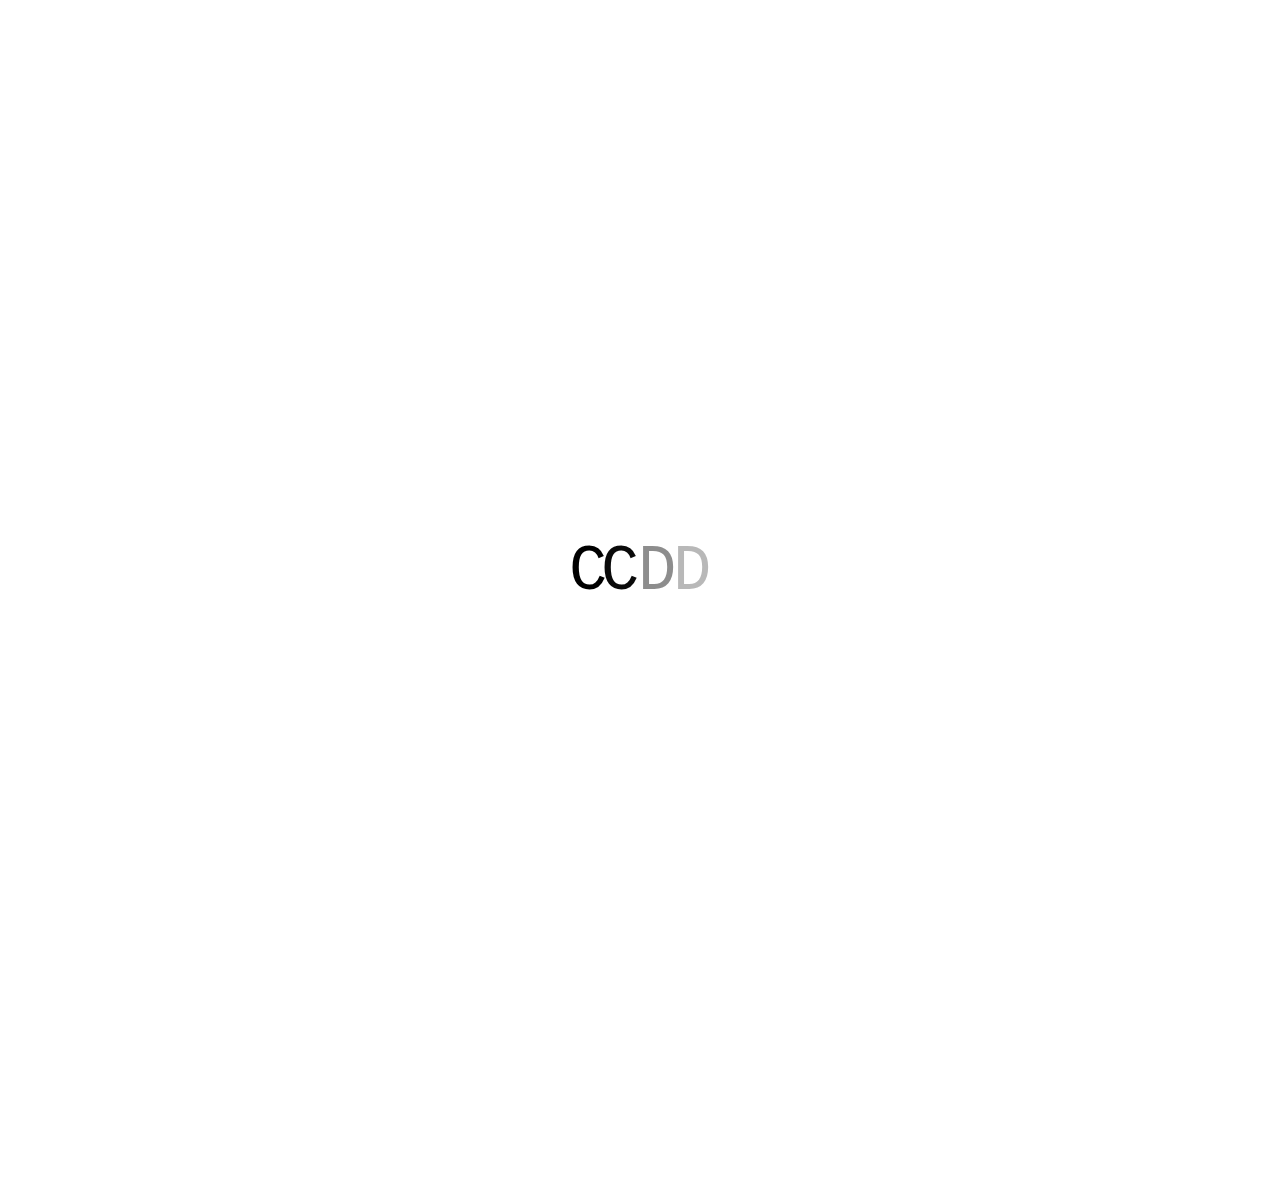
<file: demos/ccdd/Desktop/Desktop.html>
<!DOCTYPE html>
<html>
  <head>
	<meta http-equiv="Content-Type" content="text/html; charset=utf-8" />
	<meta http-equiv="X-UA-Compatible" content="chrome=1,IE=edge" />
	<title>Desktop</title>
	<style>
		html {
			height:100%;
		}
		body {
			background-color:#FFF;
			margin:0;
			height:100%;
		}
	</style>
	<!-- copy these lines to your document head: -->

	<meta name="viewport" content="user-scalable=yes, initial-scale=1.0, width=320" />

	<!-- end copy -->
  </head>
  <body>
	<!-- copy these lines to your document: -->

	<div id="desktop_hype_container" class="HYPE_document" style="margin:auto;position:relative;width:1200px;height:1200px;overflow:hidden;">
		<script type="text/javascript" charset="utf-8" src="Desktop.hyperesources/desktop_hype_generated_script.js?41141"></script>
	</div>

	<!-- end copy -->
	


	<!-- text content for search engines: -->

	<div style="display:none" aria-hidden=true>

		<div>D
</div>
		<div>C
</div>
		<div>chrisConnellyDotDev</div>
		<div>PORTFOLIO</div>
		<div>CONTACT</div>
		<div>SERVICES</div>

	</div>

	<!-- end text content: -->

  </body>
</html>
</file>
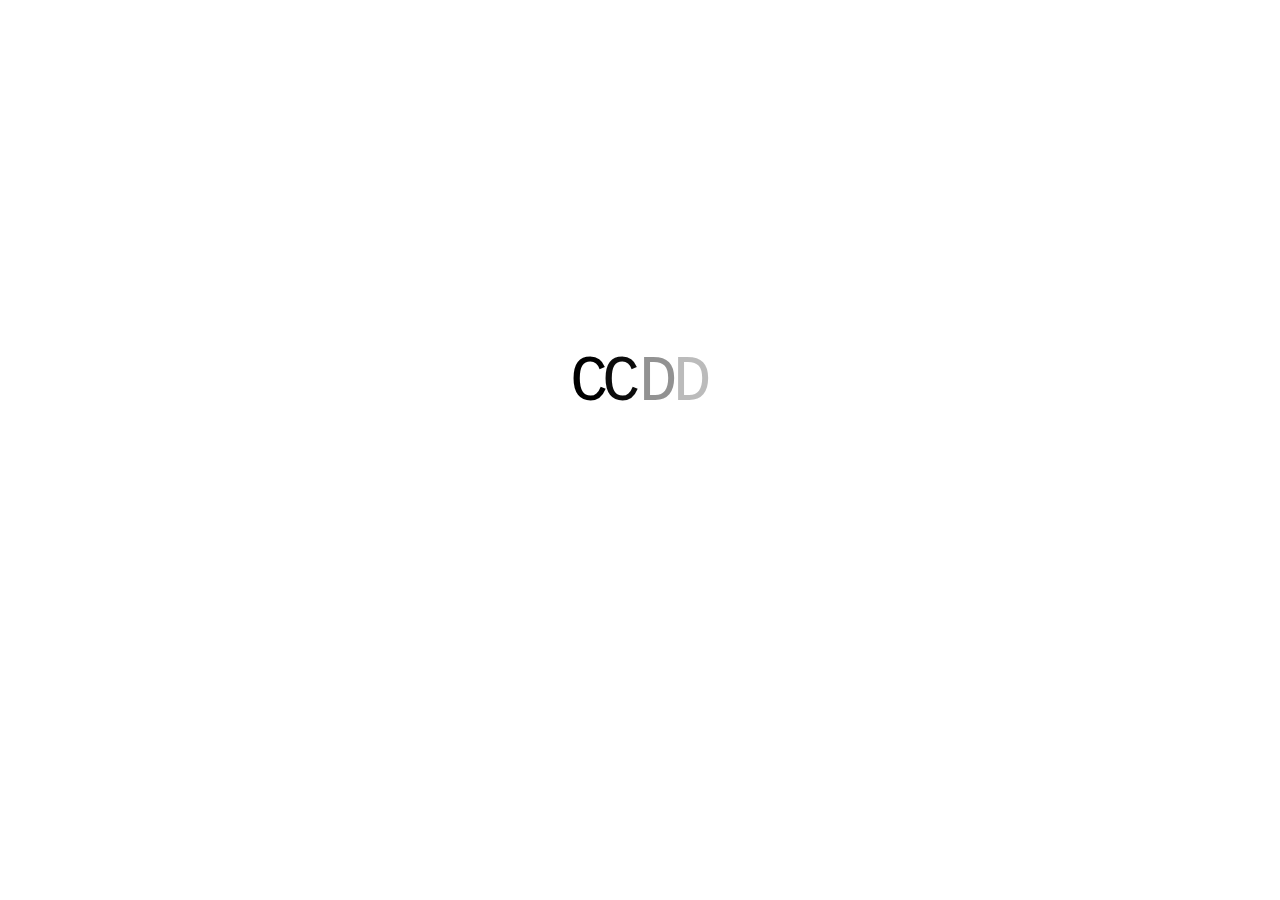
<file: demos/ccdd/iPad Landscape/iPad Landscape.html>
<!DOCTYPE html>
<html>
  <head>
	<meta http-equiv="Content-Type" content="text/html; charset=utf-8" />
	<meta http-equiv="X-UA-Compatible" content="chrome=1,IE=edge" />
	<title>iPad Landscape</title>
	<style>
		html {
			height:100%;
		}
		body {
			background-color:#FFF;
			margin:0;
			height:100%;
		}
	</style>
	<!-- copy these lines to your document head: -->

	<meta name="viewport" content="user-scalable=yes, initial-scale=1.0, width=320" />

	<!-- end copy -->
  </head>
  <body>
	<!-- copy these lines to your document: -->

	<div id="ipadlandscape_hype_container" class="HYPE_document" style="margin:auto;position:relative;width:1024px;height:768px;overflow:hidden;">
		<script type="text/javascript" charset="utf-8" src="iPad%20Landscape.hyperesources/ipadlandscape_hype_generated_script.js?50224"></script>
	</div>

	<!-- end copy -->
	


	<!-- text content for search engines: -->

	<div style="display:none" aria-hidden=true>

		<div>D
</div>
		<div>C
</div>
		<div>chrisConnellyDotDev</div>
		<div>PORTFOLIO</div>
		<div>CONTACT</div>
		<div>SERVICES</div>

	</div>

	<!-- end text content: -->

  </body>
</html>
</file>
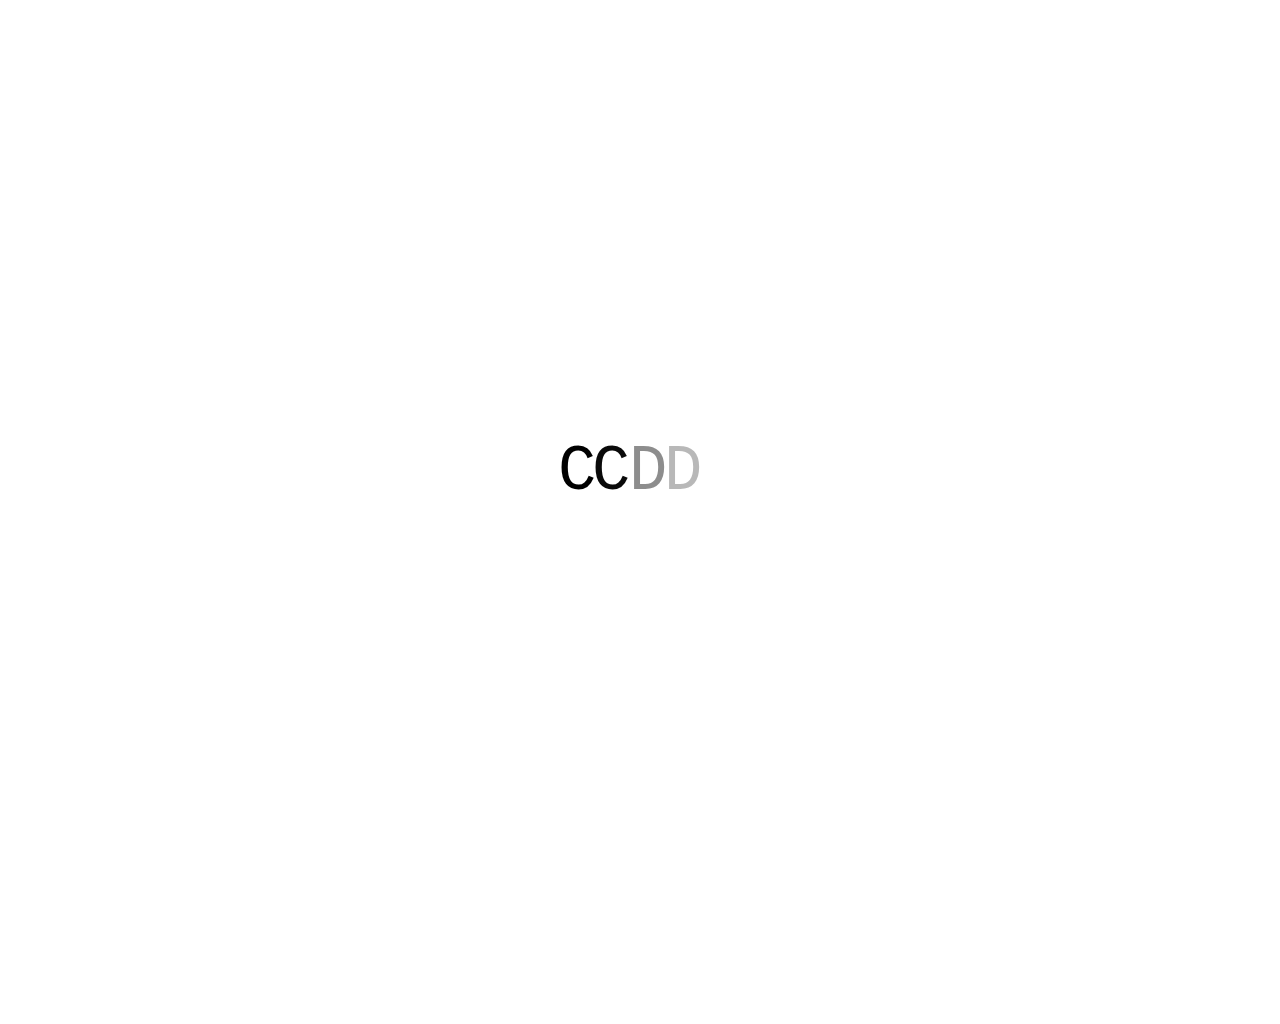
<file: demos/ccdd/iPad Portrait/iPad Portrait.html>
<!DOCTYPE html>
<html>
  <head>
	<meta http-equiv="Content-Type" content="text/html; charset=utf-8" />
	<meta http-equiv="X-UA-Compatible" content="chrome=1,IE=edge" />
	<title>iPad Portrait</title>
	<style>
		html {
			height:100%;
		}
		body {
			background-color:#FFF;
			margin:0;
			height:100%;
		}
	</style>
	<!-- copy these lines to your document head: -->

	<meta name="viewport" content="user-scalable=yes, initial-scale=1.0, width=320" />

	<!-- end copy -->
  </head>
  <body>
	<!-- copy these lines to your document: -->

	<div id="ipadportrait_hype_container" class="HYPE_document" style="margin:auto;position:relative;width:768px;height:1024px;overflow:hidden;">
		<script type="text/javascript" charset="utf-8" src="iPad%20Portrait.hyperesources/ipadportrait_hype_generated_script.js?78173"></script>
	</div>

	<!-- end copy -->
	


	<!-- text content for search engines: -->

	<div style="display:none" aria-hidden=true>

		<div>D
</div>
		<div>C
</div>
		<div>chrisConnellyDotDev</div>
		<div>PORTFOLIO</div>
		<div>CONTACT</div>
		<div>SERVICES</div>

	</div>

	<!-- end text content: -->

  </body>
</html>
</file>
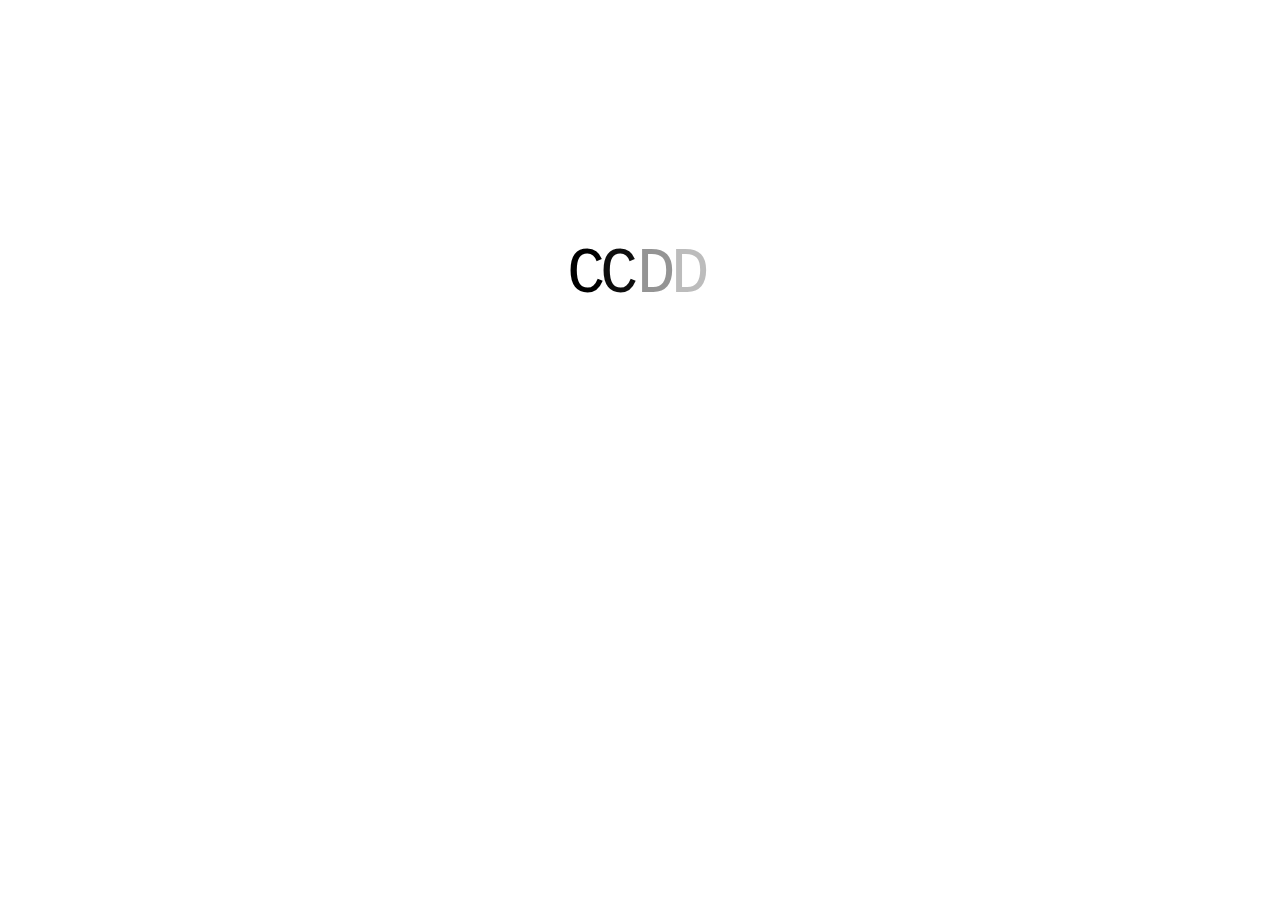
<file: demos/ccdd/iPhone/iPhone.html>
<!DOCTYPE html>
<html>
  <head>
	<meta http-equiv="Content-Type" content="text/html; charset=utf-8" />
	<meta http-equiv="X-UA-Compatible" content="chrome=1,IE=edge" />
	<title>iPhone</title>
	<style>
		html {
			height:100%;
		}
		body {
			background-color:#FFF;
			margin:0;
			height:100%;
		}
	</style>
	<!-- copy these lines to your document head: -->

	<meta name="viewport" content="user-scalable=yes, initial-scale=1.0, width=320" />

	<!-- end copy -->
  </head>
  <body>
	<!-- copy these lines to your document: -->

	<div id="iphone_hype_container" class="HYPE_document" style="margin:auto;position:relative;width:320px;height:568px;overflow:hidden;">
		<script type="text/javascript" charset="utf-8" src="iPhone.hyperesources/iphone_hype_generated_script.js?31885"></script>
	</div>

	<!-- end copy -->
	


	<!-- text content for search engines: -->

	<div style="display:none" aria-hidden=true>

		<div>D
</div>
		<div>C
</div>
		<div>chrisConnellyDotDev</div>
		<div>PORTFOLIO</div>
		<div>CONTACT</div>
		<div>SERVICES</div>

	</div>

	<!-- end text content: -->

  </body>
</html>
</file>
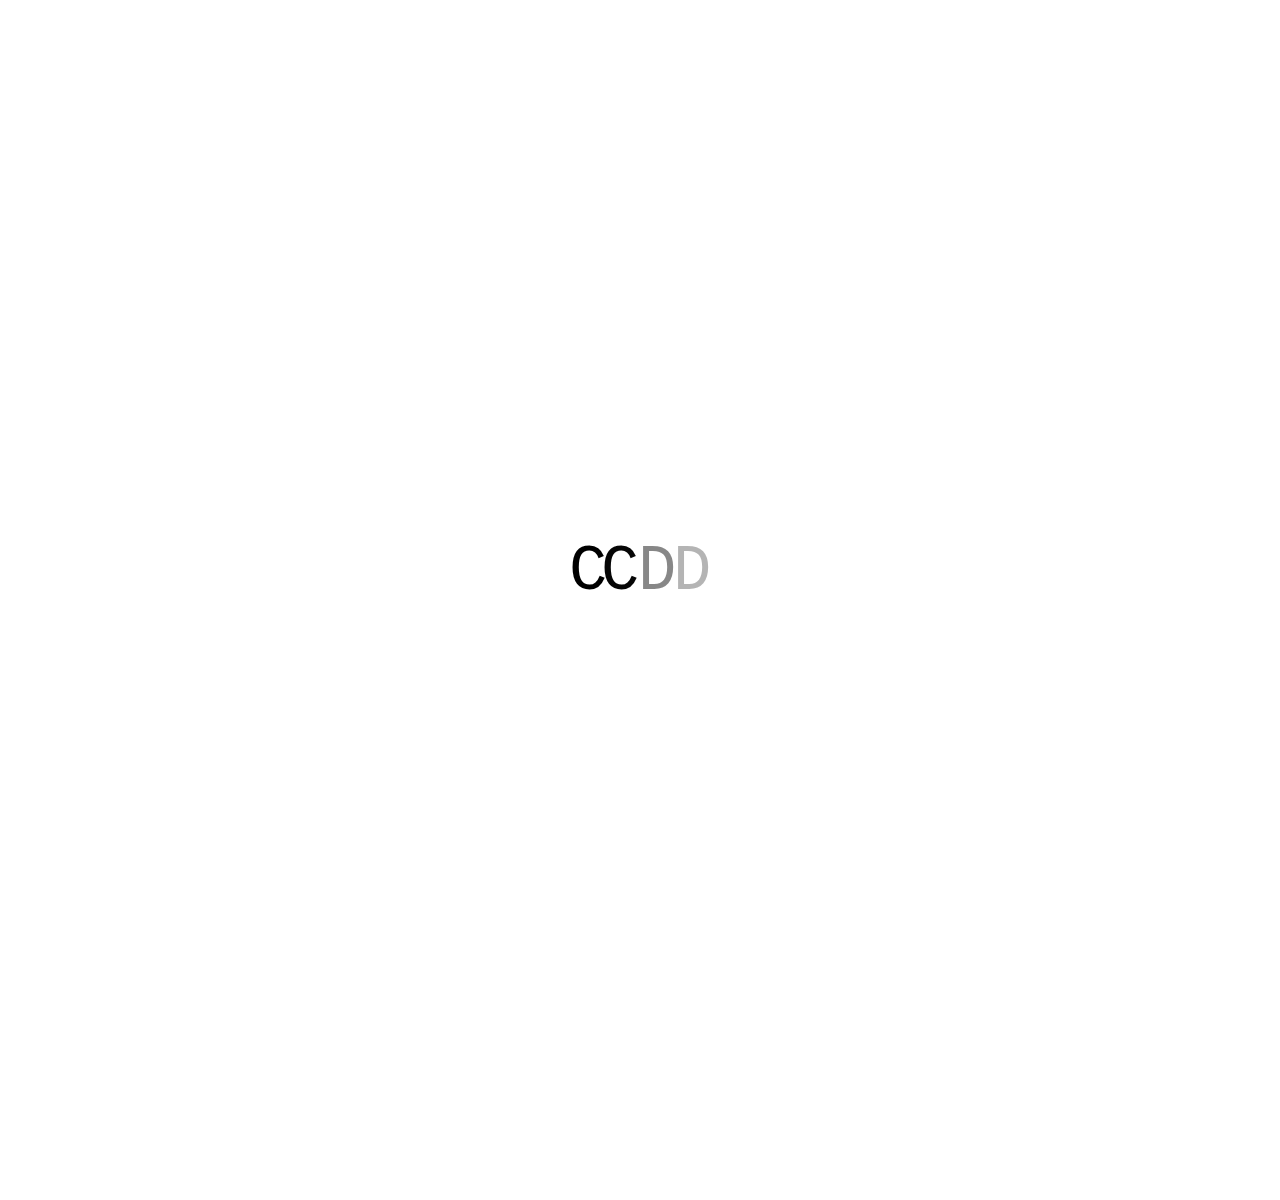
<file: demos/ccdd/MAIN/MAIN.html>
<!DOCTYPE html>
<html>
  <head>
	<meta http-equiv="Content-Type" content="text/html; charset=utf-8" />
	<meta http-equiv="X-UA-Compatible" content="chrome=1,IE=edge" />
	<title>MAIN</title>
	<style>
		html {
			height:100%;
		}
		body {
			background-color:#FFF;
			margin:0;
			height:100%;
		}
	</style>
	<!-- copy these lines to your document head: -->

	<meta name="viewport" content="user-scalable=yes, initial-scale=1.0, width=320" />

	<!-- end copy -->
  </head>
  <body>
	<!-- copy these lines to your document: -->

	<div id="main_hype_container" class="HYPE_document" style="margin:auto;position:relative;width:320px;height:568px;overflow:hidden;">
		<script type="text/javascript" charset="utf-8" src="MAIN.hyperesources/main_hype_generated_script.js?86026"></script>
	</div>

	<!-- end copy -->
	


	<!-- text content for search engines: -->

	<div style="display:none" aria-hidden=true>

		<div>D
</div>
		<div>C
</div>
		<div>chrisConnellyDotDev</div>
		<div>PORTFOLIO</div>
		<div>CONTACT</div>
		<div>SERVICES</div>

	</div>

	<!-- end text content: -->

  </body>
</html>
</file>
